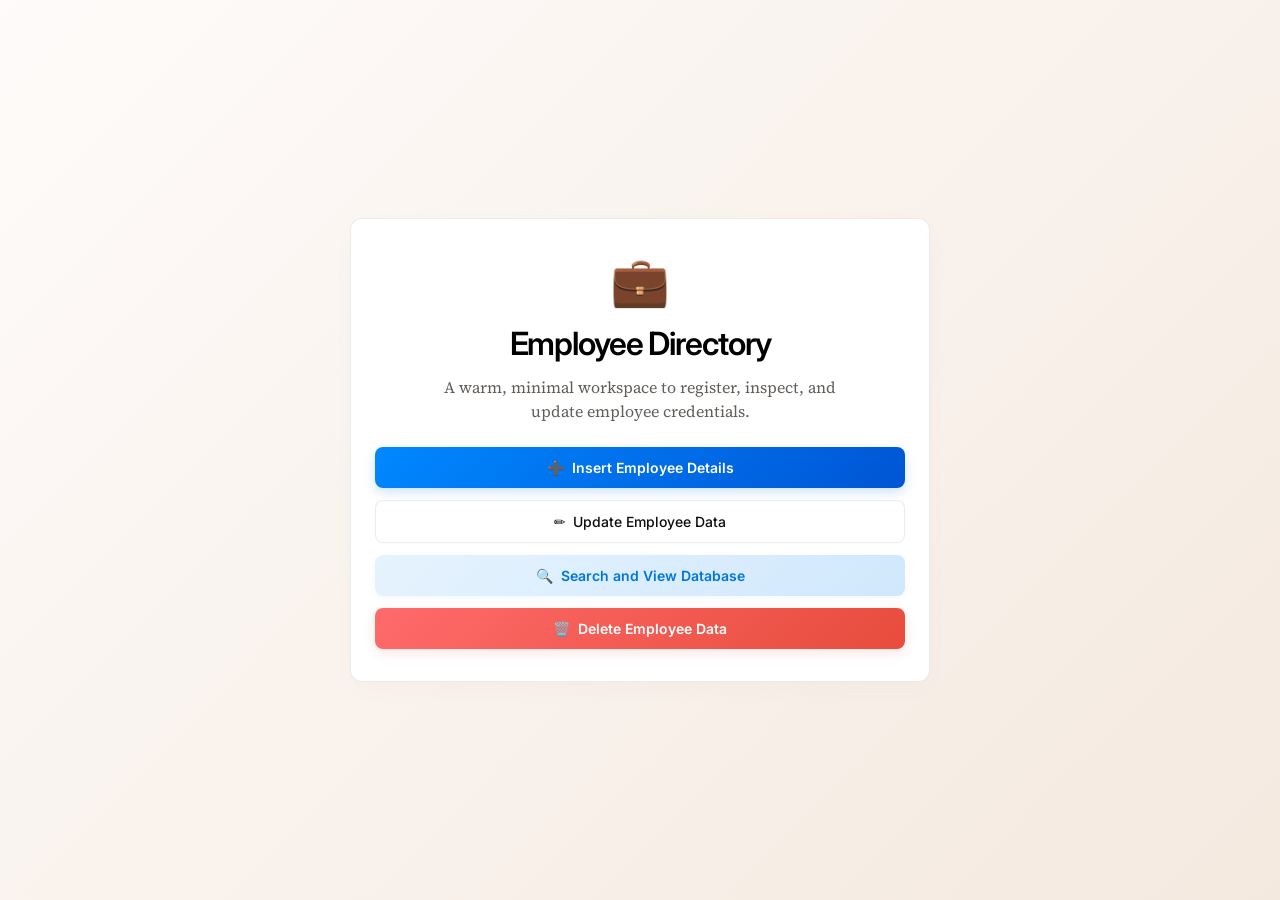
<file: src/main/webapp/index.html>
<!DOCTYPE html>
<html lang="en">
<head>
<meta charset="UTF-8">
<meta name="viewport" content="width=device-width, initial-scale=1.0">
<title>Employee Management System</title>
<link rel="stylesheet" href="css/style.css">
</head>
<body>

	<div class="notion-card">
		<div class="page-icon">💼</div>
		<h1 style="text-align: center;">Employee Directory</h1>
		<p class="editorial-intro" style="text-align: center; max-width: 420px; margin: 0 auto var(--spacing-24) auto;">
			A warm, minimal workspace to register, inspect, and update employee credentials.
		</p>
		
		<div style="display: flex; flex-direction: column; gap: var(--spacing-12); margin-top: var(--spacing-24);">
			<button class="btn-primary" onclick="location.href='form.html'">
				<span style="margin-right: var(--spacing-8);">➕</span> Insert Employee Details
			</button>

			<button class="btn-outline" onclick="location.href='update.html'">
				<span style="margin-right: var(--spacing-8);">✏️</span> Update Employee Data
			</button>

			<button class="btn-ghost-cta" onclick="location.href='select.html'">
				<span style="margin-right: var(--spacing-8);">🔍</span> Search and View Database
			</button>

			<button class="btn-danger" onclick="location.href='delete.html'">
				<span style="margin-right: var(--spacing-8);">🗑️</span> Delete Employee Data
			</button>
		</div>
	</div>

</body>
</html>
</file>
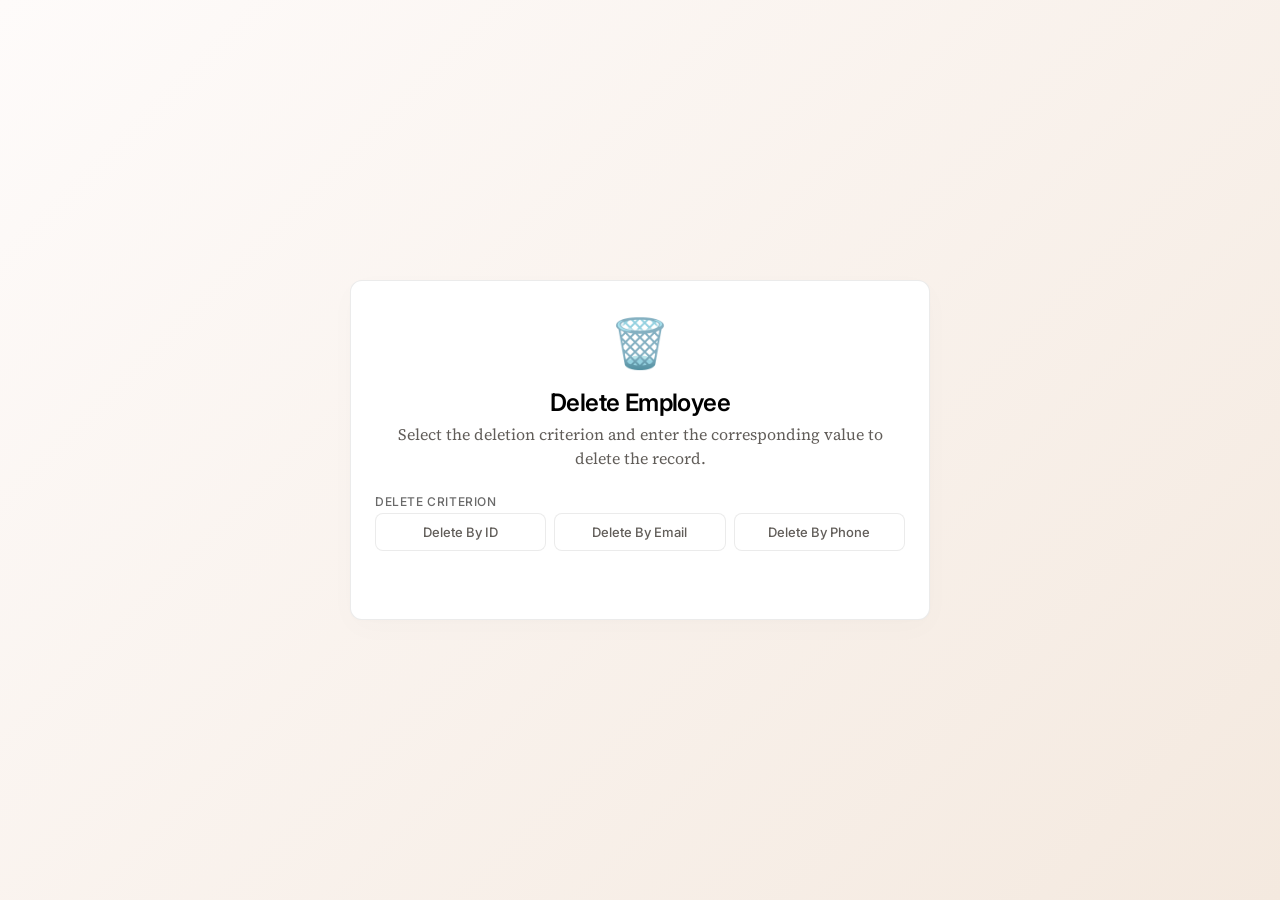
<file: src/main/webapp/delete.html>
<!DOCTYPE html>
<html lang="en">
<head>
<meta charset="UTF-8">
<meta name="viewport" content="width=device-width, initial-scale=1.0">
<title>Delete Employee</title>
<link rel="stylesheet" href="css/style.css">

<script>
	function showInput(type, btn) {
		document.getElementById("deleteForm").style.display = "block";

		let label = document.getElementById("inputLabel");
		let input = document.getElementById("inputValue");
		let hidden = document.getElementById("deleteType");

		hidden.value = type;
		input.value = "";

		// Manage button active states
		let buttons = document.querySelectorAll(".options-grid .option-btn");
		buttons.forEach(function(b) {
			b.classList.remove("selected");
		});
		if (btn) {
			btn.classList.add("selected");
		}

		if (type == "id") {
			label.innerHTML = "Enter Employee ID";
			input.type = "number";
			input.placeholder = "e.g. 1001";
		} else if (type == "email") {
			label.innerHTML = "Enter Employee Email";
			input.type = "email";
			input.placeholder = "e.g. john@company.com";
		} else {
			label.innerHTML = "Enter Employee Phone Number";
			input.type = "text";
			input.placeholder = "e.g. +1234567890";
		}
	}
</script>
</head>
<body>

	<div class="notion-card">
		<div class="page-icon">🗑️</div>
		<h2 style="text-align: center; margin-bottom: var(--spacing-4);">Delete Employee</h2>
		<p class="editorial-intro" style="text-align: center; margin-bottom: var(--spacing-24);">
			Select the deletion criterion and enter the corresponding value to delete the record.
		</p>

		<div class="form-group">
			<label>Delete Criterion</label>
			<div class="options-grid">
				<button type="button" class="option-btn" onclick="showInput('id', this)">Delete By ID</button>
				<button type="button" class="option-btn" onclick="showInput('email', this)">Delete By Email</button>
				<button type="button" class="option-btn" onclick="showInput('phone', this)">Delete By Phone</button>
			</div>
		</div>

		<form id="deleteForm" action="delete" method="post" style="display: none; border-top: 1px solid var(--color-border); padding-top: var(--spacing-20); margin-top: var(--spacing-8);">

			<input type="hidden" id="deleteType" name="deleteType"> 
			
			<div class="form-group" style="margin-bottom: var(--spacing-24);">
				<label id="inputLabel"></label> 
				<input type="text" id="inputValue" name="value" required>
			</div>

			<div class="button-group">
				<button type="button" class="btn-outline" onclick="location.href='index.html'">Go Back</button>
				<button type="submit" class="btn-danger">Delete Employee</button>
			</div>

		</form>

	</div>

</body>
</html>
</file>
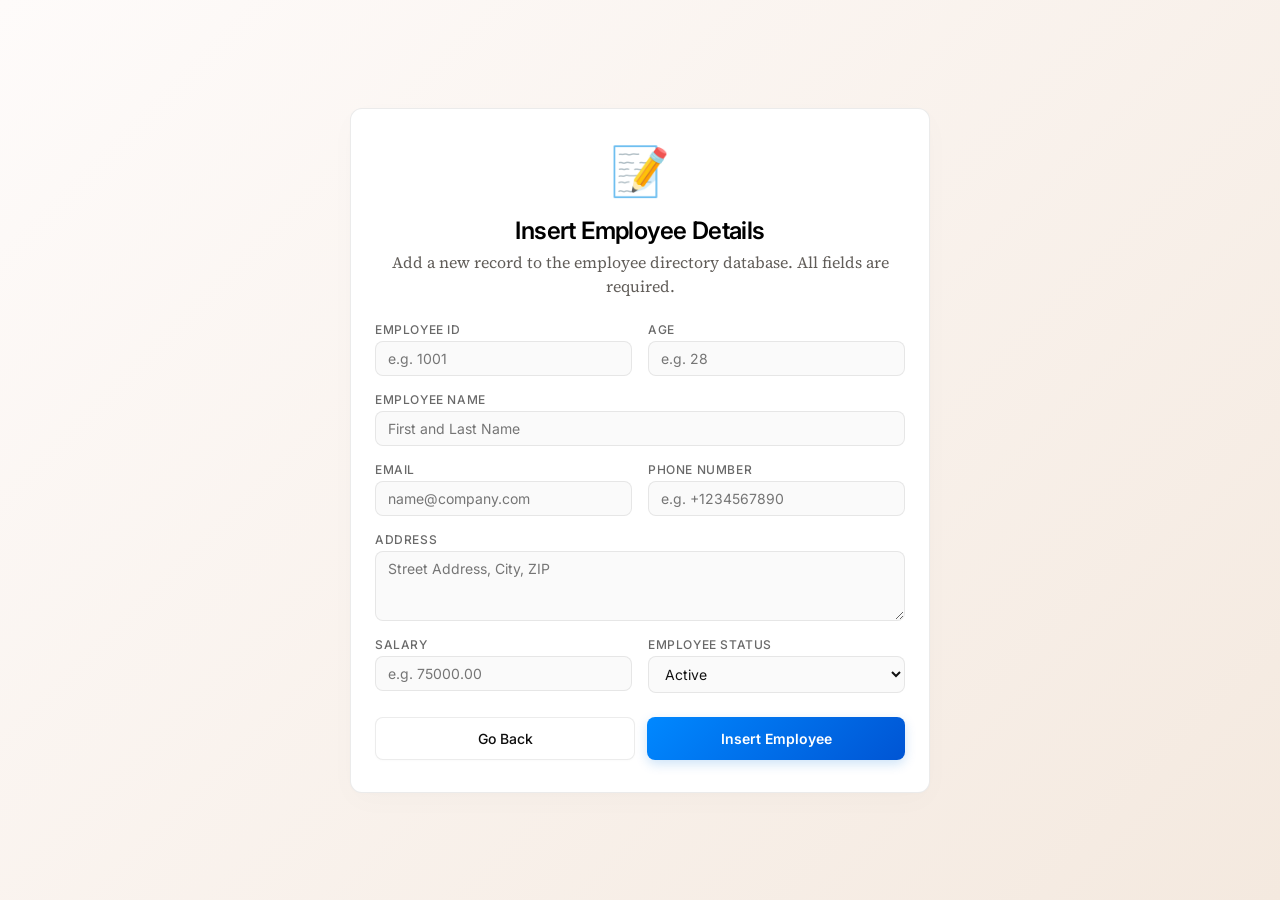
<file: src/main/webapp/form.html>
<!DOCTYPE html>
<html lang="en">
<head>
<meta charset="UTF-8">
<meta name="viewport" content="width=device-width, initial-scale=1.0">
<title>Insert Employee</title>
<link rel="stylesheet" href="css/style.css">
</head>
<body>

	<div class="notion-card">
		<div class="page-icon">📝</div>
		<h2 style="text-align: center; margin-bottom: var(--spacing-4);">Insert Employee Details</h2>
		<p class="editorial-intro" style="text-align: center; margin-bottom: var(--spacing-24);">
			Add a new record to the employee directory database. All fields are required.
		</p>

		<form action="insert" method="post">

			<div class="form-row">
				<div class="form-group">
					<label>Employee ID</label> 
					<input type="number" name="id" placeholder="e.g. 1001" required>
				</div>

				<div class="form-group">
					<label>Age</label> 
					<input type="number" name="age" placeholder="e.g. 28" required>
				</div>
			</div>

			<div class="form-group">
				<label>Employee Name</label> 
				<input type="text" name="name" placeholder="First and Last Name" required>
			</div>

			<div class="form-row">
				<div class="form-group">
					<label>Email</label> 
					<input type="email" name="email" placeholder="name@company.com" required>
				</div>

				<div class="form-group">
					<label>Phone Number</label> 
					<input type="text" name="phno" placeholder="e.g. +1234567890" required>
				</div>
			</div>

			<div class="form-group">
				<label>Address</label>
				<textarea name="address" placeholder="Street Address, City, ZIP" required></textarea>
			</div>

			<div class="form-row">
				<div class="form-group">
					<label>Salary</label> 
					<input type="number" step="0.01" name="salary" placeholder="e.g. 75000.00" required>
				</div>

				<div class="form-group">
					<label>Employee Status</label> 
					<select name="isActive" required>
						<option value="true">Active</option>
						<option value="false">Inactive</option>
					</select>
				</div>
			</div>

			<div class="button-group">
				<button type="button" class="btn-outline"
					onclick="location.href='index.html'">Go Back</button>
				<button type="submit" class="btn-primary"
					onclick="location.href='insert'">Insert Employee</button>
			</div>

		</form>

	</div>

</body>
</html>
</file>
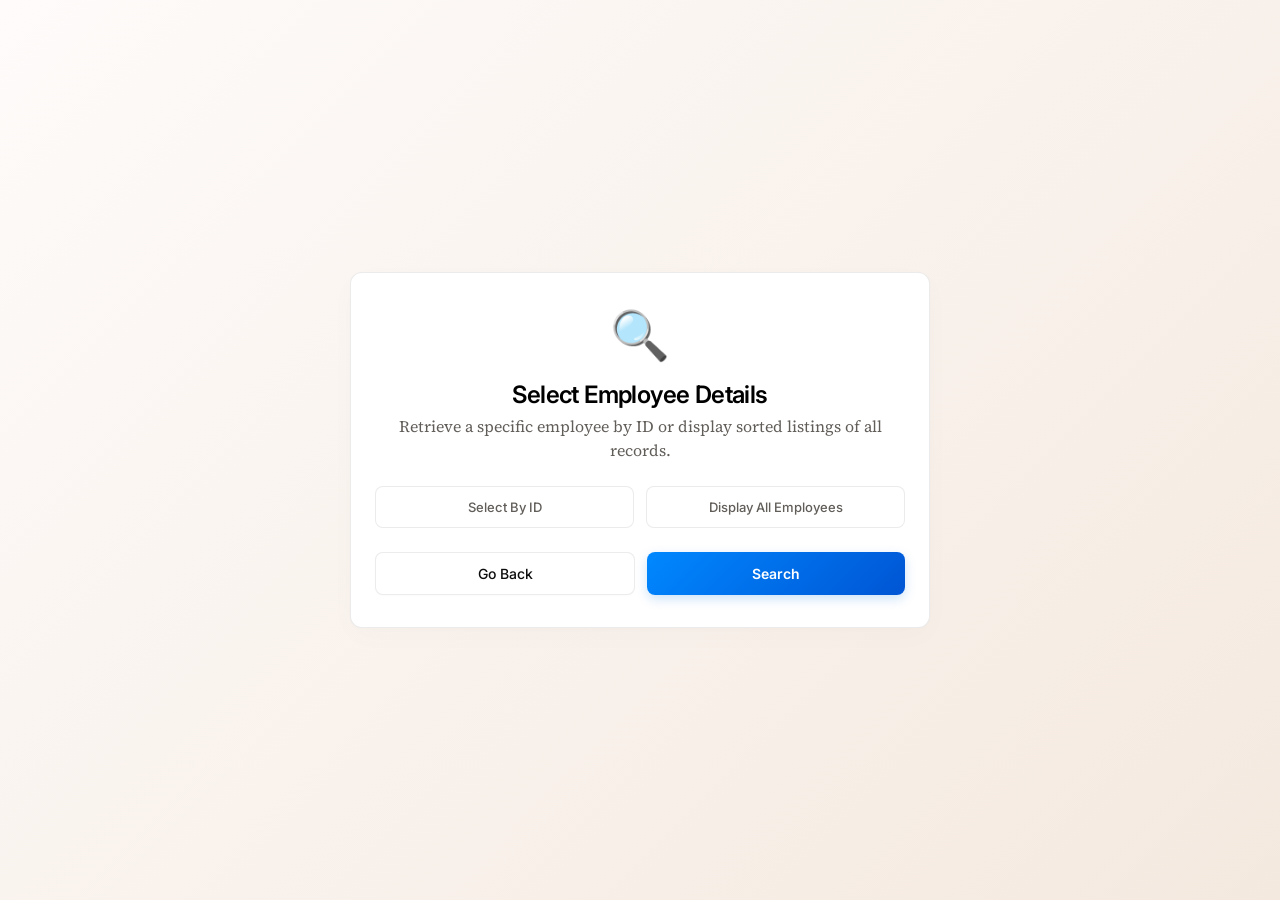
<file: src/main/webapp/select.html>
<!DOCTYPE html>
<html lang="en">
<head>
<meta charset="UTF-8">
<meta name="viewport" content="width=device-width, initial-scale=1.0">
<title>Select Employee</title>
<link rel="stylesheet" href="css/style.css">

<script>
	function removeSelection(group) {
		let buttons = document.querySelectorAll(group);
		buttons.forEach(function(btn) {
			btn.classList.remove("selected");
		});
	}

	function showId(button) {
		removeSelection(".main-buttons button");
		button.classList.add("selected");
		document.getElementById("idSection").style.display = "block";
		document.getElementById("sortSection").style.display = "none";
	}

	function showSort(button) {
		removeSelection(".main-buttons button");
		button.classList.add("selected");
		document.getElementById("sortSection").style.display = "block";
		document.getElementById("idSection").style.display = "none";
	}

	function setSort(type, button) {
		document.getElementById("sortType").value = type;
		removeSelection(".sort-grid button");
		button.classList.add("selected");
	}
</script>
</head>
<body>

	<div class="notion-card">
		<div class="page-icon">🔍</div>
		<h2 style="text-align: center; margin-bottom: var(--spacing-4);">Select Employee Details</h2>
		<p class="editorial-intro" style="text-align: center; margin-bottom: var(--spacing-24);">
			Retrieve a specific employee by ID or display sorted listings of all records.
		</p>

		<div class="main-buttons" style="display: flex; gap: var(--spacing-12); margin-bottom: var(--spacing-24);">
			<button type="button" class="option-btn" style="flex: 1; padding: 12px;" onclick="showId(this)">Select By ID</button>
			<button type="button" class="option-btn" style="flex: 1; padding: 12px;" onclick="showSort(this)">Display All Employees</button>
		</div>

		<form action="select" method="post">

			<div id="idSection" style="display: none; margin-bottom: var(--spacing-24);">
				<div class="form-group">
					<label>Enter Employee ID</label> 
					<input type="number" name="id" placeholder="e.g. 1001">
				</div>
			</div>

			<div id="sortSection" style="display: none; margin-bottom: var(--spacing-24); border-top: 1px solid var(--color-border); padding-top: var(--spacing-20);">
				<h3 style="margin-bottom: var(--spacing-16); text-align: center; font-size: 11px; color: var(--color-slate); font-weight: 500; text-transform: uppercase; letter-spacing: 0.08em;">Select Sorting Option</h3>

				<input type="hidden" name="sortType" id="sortType">

				<div class="sort-grid options-grid" style="grid-template-columns: repeat(2, 1fr);">
					<button type="button" class="option-btn" onclick="setSort('idAsc',this)">ID ↑ (Ascending)</button>
					<button type="button" class="option-btn" onclick="setSort('idDesc',this)">ID ↓ (Descending)</button>
					<button type="button" class="option-btn" onclick="setSort('nameAsc',this)">Name A-Z</button>
					<button type="button" class="option-btn" onclick="setSort('nameDesc',this)">Name Z-A</button>
					<button type="button" class="option-btn" onclick="setSort('salaryAsc',this)">Salary Low-High</button>
					<button type="button" class="option-btn" onclick="setSort('salaryDesc',this)">Salary High-Low</button>
					<button type="button" class="option-btn" onclick="setSort('active',this)">🟢 Active Employees</button>
					<button type="button" class="option-btn" onclick="setSort('inactive',this)">🔴 Inactive Employees</button>
				</div>
			</div>

			<div class="button-group">
				<button type="button" class="btn-outline" onclick="location.href='index.html'">Go Back</button>
				<button type="submit" class="btn-primary">Search</button>
			</div>

		</form>

	</div>

</body>
</html>
</file>
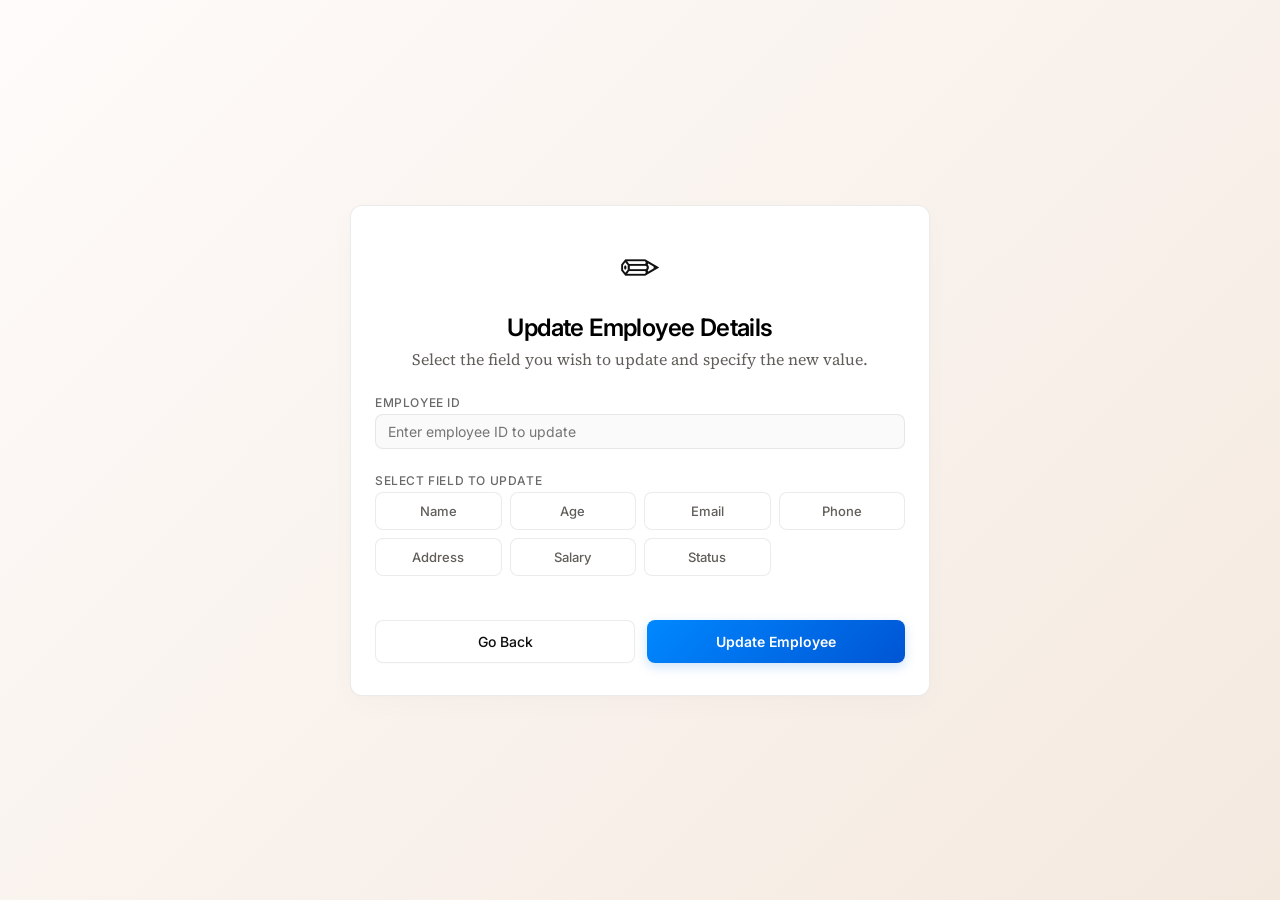
<file: src/main/webapp/update.html>
<!DOCTYPE html>
<html lang="en">
<head>
<meta charset="UTF-8">
<meta name="viewport" content="width=device-width, initial-scale=1.0">
<title>Update Employee</title>
<link rel="stylesheet" href="css/style.css">

<script>
	function showInput(type, btn) {
		document.getElementById("updateForm").style.display = "block";
		document.getElementById("updateType").value = type;

		// Manage button active states
		let buttons = document.querySelectorAll(".options-grid .option-btn");
		buttons.forEach(function(b) {
			b.classList.remove("selected");
		});
		if (btn) {
			btn.classList.add("selected");
		}

		let label = document.getElementById("valueLabel");
		let input = document.getElementById("value");

		input.value = "";

		switch (type) {
		case "name":
			label.innerHTML = "Enter New Name";
			input.type = "text";
			input.placeholder = "e.g. John Doe";
			break;
		case "age":
			label.innerHTML = "Enter New Age";
			input.type = "number";
			input.placeholder = "e.g. 30";
			break;
		case "email":
			label.innerHTML = "Enter New Email";
			input.type = "email";
			input.placeholder = "e.g. john@company.com";
			break;
		case "phone":
			label.innerHTML = "Enter New Phone Number";
			input.type = "text";
			input.placeholder = "e.g. +1234567890";
			break;
		case "address":
			label.innerHTML = "Enter New Address";
			input.type = "text";
			input.placeholder = "e.g. 123 Main St, New York";
			break;
		case "salary":
			label.innerHTML = "Enter New Salary";
			input.type = "number";
			input.placeholder = "e.g. 75000.00";
			break;
		case "isActive":
			label.innerHTML = "Enter Status (true / false)";
			input.type = "text";
			input.placeholder = "true or false";
			break;
		}
	}
</script>
</head>
<body>

	<div class="notion-card">
		<div class="page-icon">✏️</div>
		<h2 style="text-align: center; margin-bottom: var(--spacing-4);">Update Employee Details</h2>
		<p class="editorial-intro" style="text-align: center; margin-bottom: var(--spacing-24);">
			Select the field you wish to update and specify the new value.
		</p>

		<form action="update" method="post">

			<div class="form-group" style="margin-bottom: var(--spacing-24);">
				<label>Employee ID</label> 
				<input type="number" name="id" placeholder="Enter employee ID to update" required>
			</div>

			<div class="form-group">
				<label>Select Field to Update</label>
				<div class="options-grid">
					<button type="button" class="option-btn" onclick="showInput('name', this)">Name</button>
					<button type="button" class="option-btn" onclick="showInput('age', this)">Age</button>
					<button type="button" class="option-btn" onclick="showInput('email', this)">Email</button>
					<button type="button" class="option-btn" onclick="showInput('phone', this)">Phone</button>
					<button type="button" class="option-btn" onclick="showInput('address', this)">Address</button>
					<button type="button" class="option-btn" onclick="showInput('salary', this)">Salary</button>
					<button type="button" class="option-btn" onclick="showInput('isActive', this)">Status</button>
				</div>
			</div>

			<div id="updateForm" style="display: none; margin-bottom: var(--spacing-24); border-top: 1px solid var(--color-border); padding-top: var(--spacing-20);">
				<input type="hidden" name="updateType" id="updateType"> 
				<div class="form-group">
					<label id="valueLabel"></label> 
					<input type="text" name="value" id="value" required>
				</div>
			</div>

			<div class="button-group">
				<button type="button" class="btn-outline" onclick="location.href='index.html'">Go Back</button>
				<button type="submit" class="btn-primary">Update Employee</button>
			</div>

		</form>

	</div>

</body>
</html>
</file>
<file: src/main/webapp/css/style.css>
@import url('https://fonts.googleapis.com/css2?family=Inter:wght@400;500;600;700&family=Source+Serif+4:ital,opsz,wght@0,8..60,400..700;1,8..60,400..700&display=swap');

:root {
  /* Colors */
  --color-notion-blue: #0075de;
  --color-paper-warmth: #f6f5f4;
  --color-pure-white: #ffffff;
  --color-ink-black: #000000;
  --color-charcoal: #111111;
  --color-stone: #757575;
  --color-graphite: #615d59;
  --color-slate: #696969;
  --color-sky-tint: #e6f3fe;
  --color-marigold: #ffb110;
  --color-coral: #f64932;
  --color-saffron: #e89d01;
  --color-vermillion: #e32d14;
  --color-mocha: #b18164;
  --color-signal-blue: #097fe8;
  --color-sky-wash: #62aef0;
  --color-midnight-ink: #02093a;
  --color-border: rgba(0, 0, 0, 0.08);
  --color-border-hover: rgba(0, 0, 0, 0.16);

  /* Typography Fonts */
  --font-notioninter: 'Inter', ui-sans-serif, system-ui, -apple-system, BlinkMacSystemFont, "Segoe UI", Roboto, sans-serif;
  --font-lyon-text: 'Source Serif 4', Georgia, serif;

  /* Spacing */
  --spacing-4: 4px;
  --spacing-8: 8px;
  --spacing-12: 12px;
  --spacing-16: 16px;
  --spacing-20: 20px;
  --spacing-24: 24px;
  --spacing-28: 28px;
  --spacing-32: 32px;
  --spacing-36: 36px;
  --spacing-64: 64px;
  --spacing-80: 80px;

  /* Radii */
  --radius-small: 4px;
  --radius-buttons: 8px;
  --radius-cards: 12px;
  --radius-pills: 9999px;
}

/* Base resets & document configuration */
* {
  margin: 0;
  padding: 0;
  box-sizing: border-box;
  font-family: var(--font-notioninter);
}

body {
  background: linear-gradient(135deg, #fefbfa 0%, #f4e9df 100%);
  background-attachment: fixed;
  color: var(--color-charcoal);
  min-height: 100vh;
  display: flex;
  justify-content: center;
  align-items: center;
  padding: var(--spacing-20);
  -webkit-font-smoothing: antialiased;
  -moz-osx-font-smoothing: grayscale;
}

/* Typography styles with Notion spacing/letter-spacing metrics */
h1, h2, h3, h4 {
  color: var(--color-ink-black);
  font-weight: 600;
}

h1 {
  font-size: 32px;
  line-height: 1.15;
  letter-spacing: -0.035em;
  margin-bottom: var(--spacing-12);
}

h2 {
  font-size: 24px;
  line-height: 1.25;
  letter-spacing: -0.025em;
  margin-bottom: var(--spacing-8);
}

h3 {
  font-size: 18px;
  line-height: 1.3;
  letter-spacing: -0.015em;
  margin-bottom: var(--spacing-8);
}

p, .body-text {
  font-size: 15px;
  line-height: 1.5;
  color: var(--color-graphite);
}

.editorial-intro {
  font-family: var(--font-lyon-text);
  font-size: 16px;
  line-height: 1.5;
  color: var(--color-graphite);
  margin-bottom: var(--spacing-24);
}

/* Main layouts and cards */
.notion-card {
  background-color: var(--color-pure-white);
  border: 1px solid var(--color-border);
  border-radius: var(--radius-cards);
  padding: var(--spacing-32) var(--spacing-24);
  width: 100%;
  max-width: 580px;
  box-shadow: 0 8px 30px rgba(0, 0, 0, 0.02), 0 1px 3px rgba(0, 0, 0, 0.01);
  transition: all 0.2s ease;
}

.notion-card-wide {
  max-width: 960px;
}

.page-icon {
  font-size: 48px;
  margin-bottom: var(--spacing-16);
  text-align: center;
  user-select: none;
}

/* Notion interactive buttons with modern premium animations & power colors */
.btn-primary {
  display: inline-flex;
  justify-content: center;
  align-items: center;
  width: 100%;
  background: linear-gradient(135deg, #0088ff, #0055d4);
  color: var(--color-pure-white);
  font-size: 14px;
  font-weight: 600;
  padding: 12px 20px;
  border: none;
  border-radius: var(--radius-buttons);
  cursor: pointer;
  box-shadow: 0 4px 12px rgba(0, 117, 222, 0.2);
  transition: all 0.2s cubic-bezier(0.4, 0, 0.2, 1);
}

.btn-primary:hover {
  background: linear-gradient(135deg, #1aa3ff, #0066ff);
  box-shadow: 0 6px 20px rgba(0, 117, 222, 0.35);
  transform: translateY(-2px);
}

.btn-primary:active {
  transform: translateY(1px) scale(0.97);
  box-shadow: 0 2px 6px rgba(0, 117, 222, 0.25);
}

.btn-ghost-cta {
  display: inline-flex;
  justify-content: center;
  align-items: center;
  width: 100%;
  background: linear-gradient(135deg, #e6f3fe, #d0e8fc);
  color: var(--color-notion-blue);
  font-size: 14px;
  font-weight: 600;
  padding: 12px 20px;
  border: none;
  border-radius: var(--radius-buttons);
  cursor: pointer;
  box-shadow: 0 2px 8px rgba(0, 117, 222, 0.05);
  transition: all 0.2s cubic-bezier(0.4, 0, 0.2, 1);
}

.btn-ghost-cta:hover {
  background: linear-gradient(135deg, #d8ecfd, #bcdffd);
  box-shadow: 0 4px 14px rgba(0, 117, 222, 0.15);
  transform: translateY(-2px);
}

.btn-ghost-cta:active {
  transform: translateY(1px) scale(0.97);
}

.btn-outline {
  display: inline-flex;
  justify-content: center;
  align-items: center;
  width: 100%;
  background-color: var(--color-pure-white);
  color: var(--color-ink-black);
  opacity: 0.95;
  font-size: 14px;
  font-weight: 500;
  padding: 12px 20px;
  border: 1px solid var(--color-border);
  border-radius: var(--radius-buttons);
  cursor: pointer;
  box-shadow: 0 1px 3px rgba(0, 0, 0, 0.02);
  transition: all 0.2s cubic-bezier(0.4, 0, 0.2, 1);
}

.btn-outline:hover {
  background-color: #fafafa;
  border-color: var(--color-notion-blue);
  box-shadow: 0 4px 12px rgba(0, 117, 222, 0.08);
  transform: translateY(-2px);
}

.btn-outline:active {
  transform: translateY(1px) scale(0.97);
}

.btn-danger {
  display: inline-flex;
  justify-content: center;
  align-items: center;
  width: 100%;
  background: linear-gradient(135deg, #ff6b6b, #e74c3c);
  color: var(--color-pure-white);
  font-size: 14px;
  font-weight: 600;
  padding: 12px 20px;
  border: none;
  border-radius: var(--radius-buttons);
  cursor: pointer;
  box-shadow: 0 4px 12px rgba(231, 76, 60, 0.15);
  transition: all 0.2s cubic-bezier(0.4, 0, 0.2, 1);
}

.btn-danger:hover {
  background: linear-gradient(135deg, #ff8585, #ff4f3b);
  box-shadow: 0 6px 20px rgba(231, 76, 60, 0.3);
  transform: translateY(-2px);
}

.btn-danger:active {
  transform: translateY(1px) scale(0.97);
  box-shadow: 0 2px 6px rgba(231, 76, 60, 0.2);
}

/* Pill status tags */
.pill {
  display: inline-flex;
  align-items: center;
  justify-content: center;
  font-size: 12px;
  font-weight: 500;
  padding: 3px 8px;
  border-radius: var(--radius-pills);
  line-height: 1;
}

.pill-active {
  background-color: #e2f5e9;
  color: #13783e;
}

.pill-inactive {
  background-color: #fdebeb;
  color: #c93b3b;
}

.pill-amber {
  background-color: #fff6e0;
  color: #b27b00;
}

/* Forms styling */
.form-group {
  display: flex;
  flex-direction: column;
  margin-bottom: var(--spacing-16);
  text-align: left;
}

.form-group label {
  font-size: 12px;
  font-weight: 500;
  color: var(--color-slate);
  margin-bottom: var(--spacing-4);
  text-transform: uppercase;
  letter-spacing: 0.05em;
}

input, select, textarea {
  width: 100%;
  padding: 8px 12px;
  border: 1px solid var(--color-border);
  border-radius: var(--radius-buttons);
  font-size: 14px;
  color: var(--color-charcoal);
  background-color: #fafafa;
  outline: none;
  transition: border-color 0.15s ease, background-color 0.15s ease, box-shadow 0.15s ease;
}

input:focus, select:focus, textarea:focus {
  border-color: var(--color-notion-blue);
  background-color: var(--color-pure-white);
  box-shadow: 0 0 0 3px rgba(0, 117, 222, 0.1);
}

textarea {
  resize: vertical;
  min-height: 70px;
}

/* Grid system for fields and button groups */
.form-row {
  display: flex;
  gap: var(--spacing-16);
  margin-bottom: var(--spacing-16);
}

.form-row .form-group {
  flex: 1;
  margin-bottom: 0;
}

.button-group {
  display: flex;
  gap: var(--spacing-12);
  margin-top: var(--spacing-24);
}

.button-group > * {
  flex: 1;
}

/* Custom interactive grid panels (like select/update choices) */
.options-grid {
  display: grid;
  grid-template-columns: repeat(auto-fit, minmax(110px, 1fr));
  gap: var(--spacing-8);
  margin-bottom: var(--spacing-20);
}

.option-btn {
  padding: 10px;
  border: 1px solid var(--color-border);
  border-radius: var(--radius-buttons);
  background-color: var(--color-pure-white);
  color: var(--color-graphite);
  font-weight: 500;
  font-size: 13px;
  cursor: pointer;
  transition: all 0.2s cubic-bezier(0.4, 0, 0.2, 1);
}

.option-btn:hover {
  background-color: #f7f7f7;
  border-color: var(--color-border-hover);
  transform: translateY(-1px);
  box-shadow: 0 2px 8px rgba(0, 0, 0, 0.04);
}

.option-btn:active {
  transform: translateY(0) scale(0.98);
}

.option-btn.selected {
  background: linear-gradient(135deg, #0088ff, #0055d4) !important;
  color: var(--color-pure-white) !important;
  border-color: #0055d4 !important;
  box-shadow: 0 4px 12px rgba(0, 117, 222, 0.25) !important;
  transform: translateY(-1px) scale(1.03) !important;
  font-weight: 600;
}

/* Notion-style tables */
.notion-table-container {
  width: 100%;
  overflow-x: auto;
  border: 1px solid var(--color-border);
  border-radius: var(--radius-cards);
  background-color: var(--color-pure-white);
  margin-bottom: var(--spacing-24);
}

.notion-table {
  width: 100%;
  border-collapse: collapse;
  text-align: left;
  font-size: 14px;
}

.notion-table th {
  background-color: #fcfcfc;
  color: var(--color-slate);
  font-weight: 500;
  padding: 12px 16px;
  border-bottom: 1px solid var(--color-border);
  text-transform: uppercase;
  font-size: 11px;
  letter-spacing: 0.08em;
  user-select: none;
}

.notion-table td {
  padding: 12px 16px;
  border-bottom: 1px solid rgba(0, 0, 0, 0.04);
  color: var(--color-charcoal);
  vertical-align: middle;
}

.notion-table tr:last-child td {
  border-bottom: none;
}

.notion-table tr:hover td {
  background-color: rgba(0, 0, 0, 0.01);
}

/* Empty data state styling */
.empty-state {
  text-align: center;
  padding: var(--spacing-36) var(--spacing-24);
  color: var(--color-stone);
}

.empty-state-icon {
  font-size: 32px;
  margin-bottom: var(--spacing-8);
}
</file>
